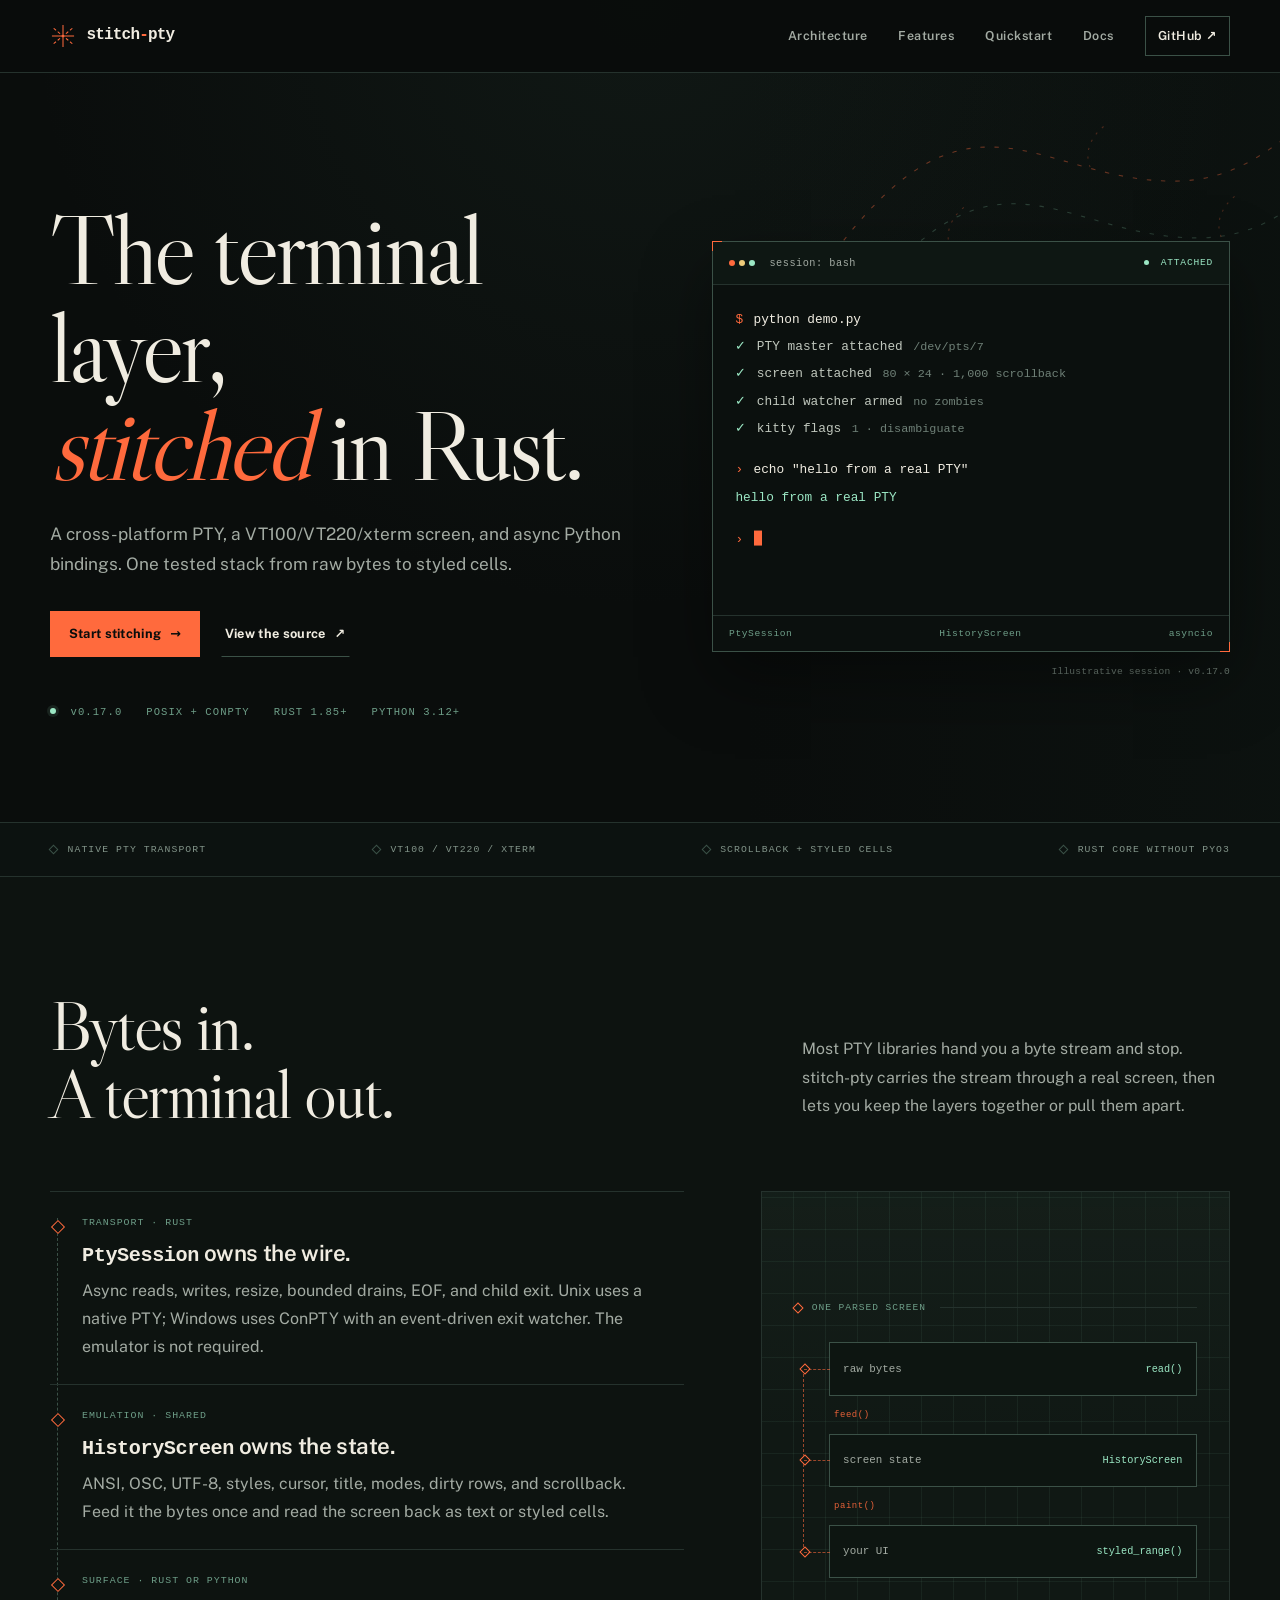
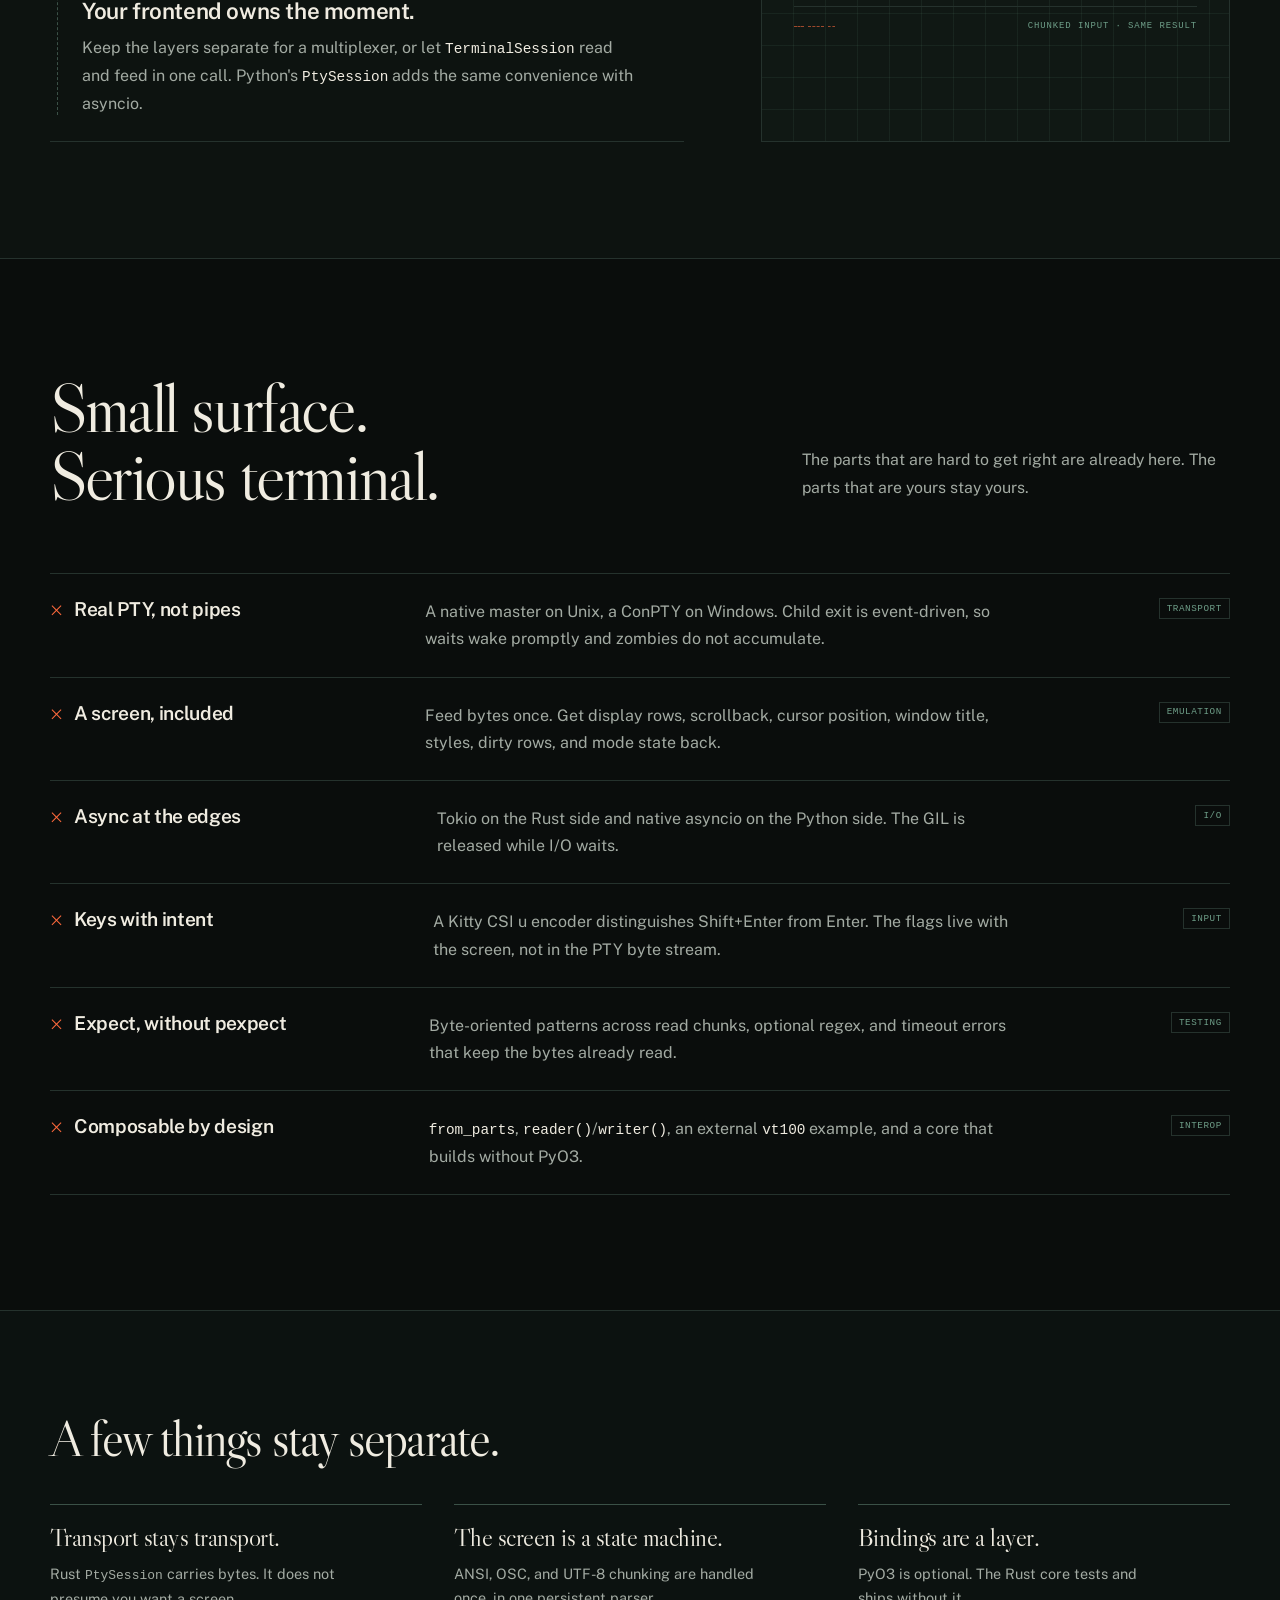
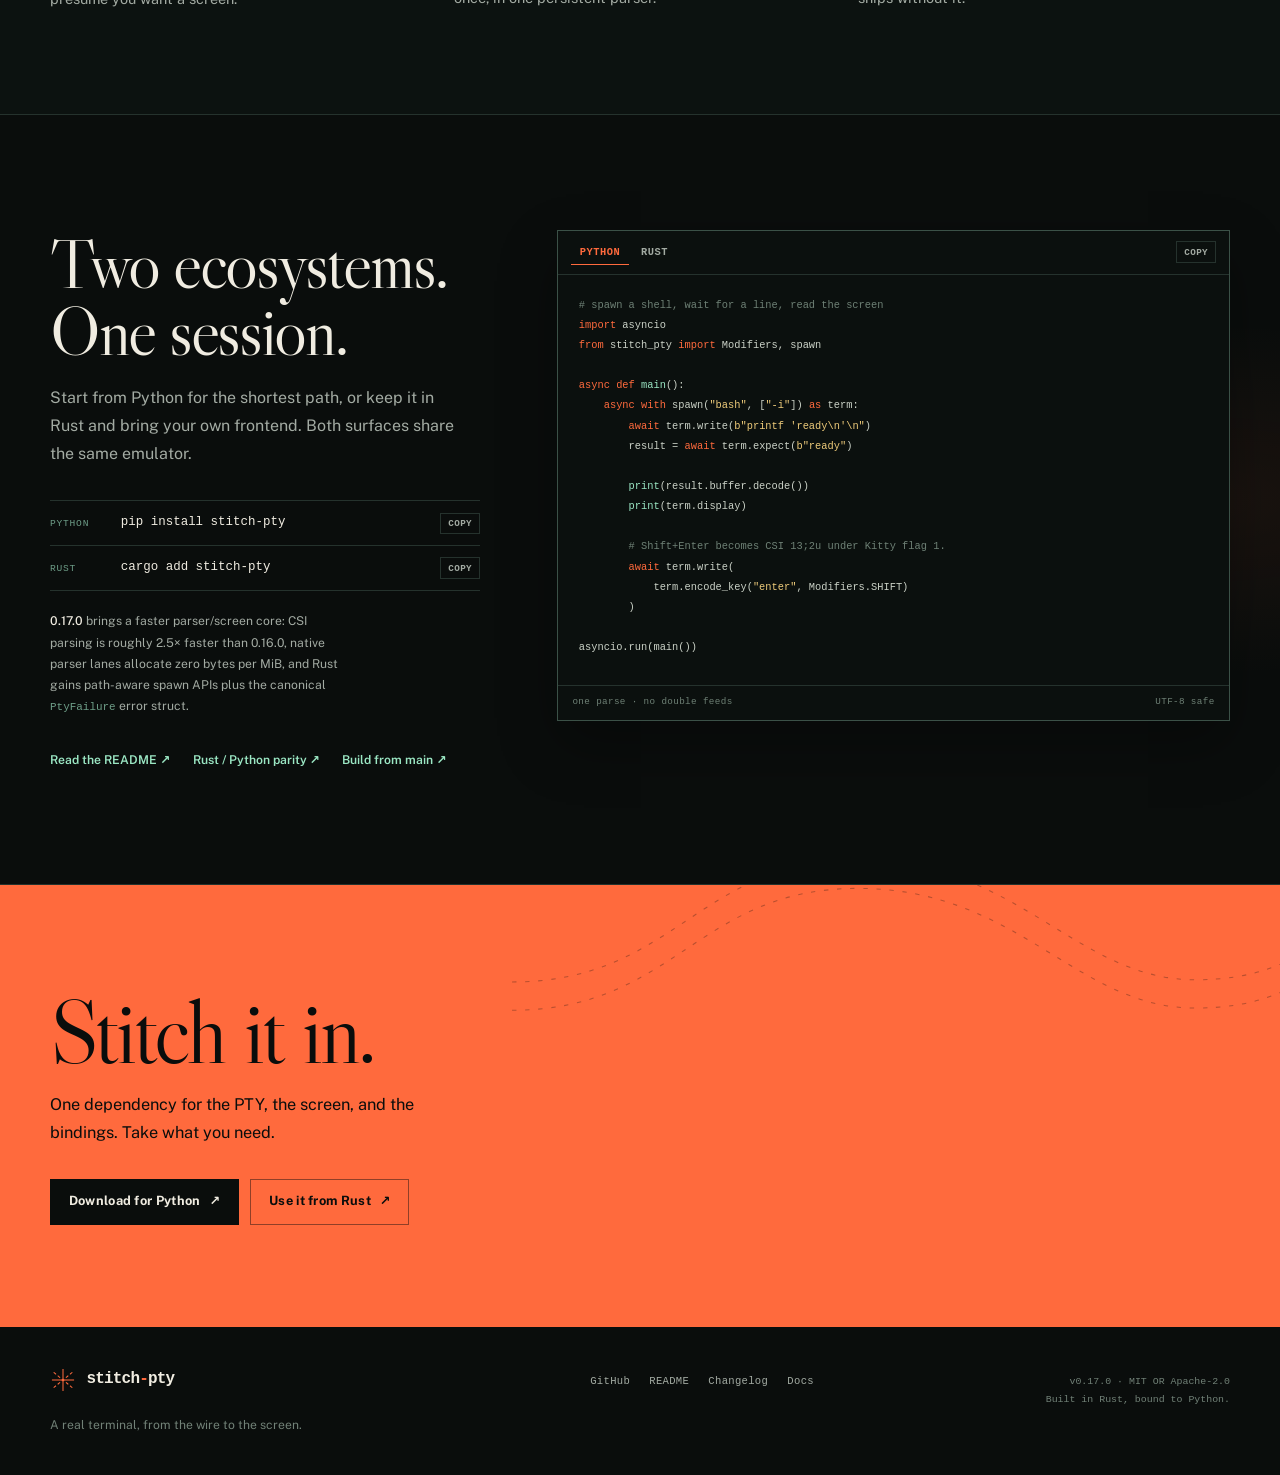
<file: site/index.html>
<!DOCTYPE html>
<html lang="en">
<head>
  <meta charset="utf-8">
  <meta name="viewport" content="width=device-width, initial-scale=1">
  <title>stitch-pty — a real terminal in Rust and Python</title>
  <meta name="description" content="A cross-platform PTY, a VT100/VT220/xterm screen, and async Python bindings. One tested stack from raw bytes to styled cells.">
  <meta property="og:title" content="stitch-pty — a real terminal in Rust and Python">
  <meta property="og:description" content="A cross-platform PTY, a VT100/VT220/xterm screen, and async Python bindings. One tested stack from raw bytes to styled cells.">
  <meta property="og:type" content="website">
  <meta property="og:url" content="https://opticswolf.github.io/stitch-pty/">
  <meta name="theme-color" content="#0a0d0c">
  <link rel="icon" href="favicon.svg" type="image/svg+xml">
  <link rel="preconnect" href="https://fonts.googleapis.com">
  <link rel="preconnect" href="https://fonts.gstatic.com" crossorigin>
  <link href="https://fonts.googleapis.com/css2?family=Libre+Caslon+Display&amp;family=Public+Sans:wght@300;400;500;600;700&amp;display=swap" rel="stylesheet">
  <link rel="stylesheet" href="styles.css">
</head>
<body>
  <a class="skip-link" href="#main">Skip to content</a>

  <header class="site-header">
    <div class="wrap header-inner">
      <a class="brand" href="#top" aria-label="stitch-pty home">
        <svg class="brand-mark" viewBox="0 0 32 32" aria-hidden="true">
          <path d="M5 7 27 25M27 7 5 25" />
          <path d="M16 3v26M3 16h26" />
        </svg>
        <span class="brand-name">stitch<span class="brand-sep">-</span>pty</span>
      </a>
      <nav class="primary-nav" aria-label="Primary">
        <a href="#architecture">Architecture</a>
        <a href="#features">Features</a>
        <a href="#quickstart">Quickstart</a>
        <a href="https://github.com/opticsWolf/stitch-pty/tree/main/docs">Docs</a>
        <a class="github-link" href="https://github.com/opticsWolf/stitch-pty">GitHub <span aria-hidden="true">↗</span></a>
      </nav>
    </div>
  </header>

  <main id="main">
    <section class="hero" id="top">
      <div class="hero-stitch" aria-hidden="true">
        <svg viewBox="0 0 680 760" fill="none">
          <path d="M680 46C560 46 538 154 430 154S260 74 162 170 48 390 8 452" />
          <path d="M680 98C580 98 562 206 452 206S282 126 184 222 70 442 30 504" />
          <path d="M648 28c-12 10-18 24-12 38M592 100c-12 10-18 24-12 38M486 168c-12 10-18 24-12 38M366 104c-12 10-18 24-12 38M238 178c-12 10-18 24-12 38M126 286c-12 10-18 24-12 38M64 430c-12 10-18 24-12 38" />
        </svg>
      </div>

      <div class="wrap hero-grid">
        <div class="hero-copy">
          <h1>The terminal layer,<br><em>stitched</em> in Rust.</h1>
          <p class="hero-lede">
            A cross-platform PTY, a VT100/VT220/xterm screen, and async Python
            bindings. One tested stack from raw bytes to styled cells.
          </p>
          <div class="hero-actions">
            <a class="button button-primary" href="#quickstart">Start stitching <span aria-hidden="true">→</span></a>
            <a class="button button-quiet" href="https://github.com/opticsWolf/stitch-pty">View the source <span aria-hidden="true">↗</span></a>
          </div>
          <div class="hero-meta">
            <span class="version"><i class="signal" aria-hidden="true"></i> v0.17.0</span>
            <span>POSIX + ConPTY</span>
            <span>Rust 1.85+</span>
            <span>Python 3.12+</span>
          </div>
        </div>

        <div class="hero-demo">
          <div class="terminal">
            <div class="terminal-top">
              <span class="terminal-dots" aria-hidden="true"><i></i><i></i><i></i></span>
              <span class="terminal-title">session: bash</span>
              <span class="terminal-state"><i class="live-dot" aria-hidden="true"></i> attached</span>
            </div>
            <div class="terminal-body">
              <p><span class="prompt">$</span> <span class="cmd">python demo.py</span></p>
              <p class="output"><span class="ok">✓</span> PTY master attached <span class="dim">/dev/pts/7</span></p>
              <p class="output"><span class="ok">✓</span> screen attached <span class="dim">80 × 24 · 1,000 scrollback</span></p>
              <p class="output"><span class="ok">✓</span> child watcher armed <span class="dim">no zombies</span></p>
              <p class="output"><span class="ok">✓</span> kitty flags <span class="dim">1 · disambiguate</span></p>
              <p class="command"><span class="prompt">›</span> <span class="cmd">echo "hello from a real PTY"</span></p>
              <p class="output"><span class="success">hello from a real PTY</span></p>
              <p class="command"><span class="prompt">›</span> <span class="cursor" aria-hidden="true"></span></p>
            </div>
            <div class="terminal-foot">
              <span>PtySession</span>
              <span>HistoryScreen</span>
              <span>asyncio</span>
            </div>
          </div>
          <p class="terminal-caption">Illustrative session · v0.17.0</p>
        </div>
      </div>
    </section>

    <section class="proof" aria-label="Project facts">
      <div class="wrap proof-inner">
        <span>Native PTY transport</span>
        <span>VT100 / VT220 / xterm</span>
        <span>Scrollback + styled cells</span>
        <span>Rust core without PyO3</span>
      </div>
    </section>

    <section class="section architecture" id="architecture">
      <div class="wrap">
        <div class="section-head">
          <h2>Bytes in.<br>A terminal out.</h2>
          <p>
            Most PTY libraries hand you a byte stream and stop. stitch-pty
            carries the stream through a real screen, then lets you keep the
            layers together or pull them apart.
          </p>
        </div>

        <div class="architecture-grid">
          <div class="layer-stack">
            <article class="layer">
              <span class="layer-meta">Transport · Rust</span>
              <h3><code>PtySession</code> owns the wire.</h3>
              <p>
                Async reads, writes, resize, bounded drains, EOF, and child
                exit. Unix uses a native PTY; Windows uses ConPTY with an
                event-driven exit watcher. The emulator is not required.
              </p>
            </article>
            <article class="layer">
              <span class="layer-meta">Emulation · shared</span>
              <h3><code>HistoryScreen</code> owns the state.</h3>
              <p>
                ANSI, OSC, UTF-8, styles, cursor, title, modes, dirty rows, and
                scrollback. Feed it the bytes once and read the screen back as
                text or styled cells.
              </p>
            </article>
            <article class="layer">
              <span class="layer-meta">Surface · Rust or Python</span>
              <h3>Your frontend owns the moment.</h3>
              <p>
                Keep the layers separate for a multiplexer, or let
                <code>TerminalSession</code> read and feed in one call. Python's
                <code>PtySession</code> adds the same convenience with asyncio.
              </p>
            </article>
          </div>

          <div class="diagram" aria-hidden="true">
            <div class="diagram-head">
              <span class="diagram-label">one parsed screen</span>
            </div>
            <div class="diagram-flow">
              <div class="diagram-node">
                <span>raw bytes</span>
                <code>read()</code>
              </div>
              <span class="diagram-link">feed()</span>
              <div class="diagram-node">
                <span>screen state</span>
                <code>HistoryScreen</code>
              </div>
              <span class="diagram-link">paint()</span>
              <div class="diagram-node">
                <span>your UI</span>
                <code>styled_range()</code>
              </div>
            </div>
            <div class="diagram-foot">
              <span class="chunk-marks"><i></i><i></i><i></i></span>
              <span class="diagram-note">chunked input · same result</span>
            </div>
          </div>
        </div>
      </div>
    </section>

    <section class="section features" id="features">
      <div class="wrap">
        <div class="section-head">
          <h2>Small surface.<br>Serious terminal.</h2>
          <p>
            The parts that are hard to get right are already here. The parts
            that are yours stay yours.
          </p>
        </div>

        <div class="ledger">
          <article class="feature">
            <h3><i class="stitch-mark" aria-hidden="true"></i> Real PTY, not pipes</h3>
            <p>
              A native master on Unix, a ConPTY on Windows. Child exit is
              event-driven, so waits wake promptly and zombies do not
              accumulate.
            </p>
            <span class="feature-tag">transport</span>
          </article>
          <article class="feature">
            <h3><i class="stitch-mark" aria-hidden="true"></i> A screen, included</h3>
            <p>
              Feed bytes once. Get display rows, scrollback, cursor position,
              window title, styles, dirty rows, and mode state back.
            </p>
            <span class="feature-tag">emulation</span>
          </article>
          <article class="feature">
            <h3><i class="stitch-mark" aria-hidden="true"></i> Async at the edges</h3>
            <p>
              Tokio on the Rust side and native asyncio on the Python side.
              The GIL is released while I/O waits.
            </p>
            <span class="feature-tag">I/O</span>
          </article>
          <article class="feature">
            <h3><i class="stitch-mark" aria-hidden="true"></i> Keys with intent</h3>
            <p>
              A Kitty CSI u encoder distinguishes Shift+Enter from Enter. The
              flags live with the screen, not in the PTY byte stream.
            </p>
            <span class="feature-tag">input</span>
          </article>
          <article class="feature">
            <h3><i class="stitch-mark" aria-hidden="true"></i> Expect, without pexpect</h3>
            <p>
              Byte-oriented patterns across read chunks, optional regex, and
              timeout errors that keep the bytes already read.
            </p>
            <span class="feature-tag">testing</span>
          </article>
          <article class="feature">
            <h3><i class="stitch-mark" aria-hidden="true"></i> Composable by design</h3>
            <p>
              <code>from_parts</code>, <code>reader()</code>/<code>writer()</code>,
              an external <code>vt100</code> example, and a core that builds
              without PyO3.
            </p>
            <span class="feature-tag">interop</span>
          </article>
        </div>
      </div>
    </section>

    <section class="principles" aria-labelledby="principles-title">
      <div class="wrap">
        <h2 class="principles-title" id="principles-title">A few things stay separate.</h2>
        <div class="principles-grid">
          <article>
            <h3>Transport stays transport.</h3>
            <p>Rust <code>PtySession</code> carries bytes. It does not presume you want a screen.</p>
          </article>
          <article>
            <h3>The screen is a state machine.</h3>
            <p>ANSI, OSC, and UTF-8 chunking are handled once, in one persistent parser.</p>
          </article>
          <article>
            <h3>Bindings are a layer.</h3>
            <p>PyO3 is optional. The Rust core tests and ships without it.</p>
          </article>
        </div>
      </div>
    </section>

    <section class="section quickstart" id="quickstart">
      <div class="wrap">
        <div class="quickstart-layout">
          <div class="quickstart-copy">
            <h2>Two ecosystems.<br>One session.</h2>
            <p>
              Start from Python for the shortest path, or keep it in Rust and
              bring your own frontend. Both surfaces share the same emulator.
            </p>

            <div class="install-list">
              <div class="install-row">
                <span>Python</span>
                <code id="install-python">pip install stitch-pty</code>
                <button class="copy-button" type="button" data-copy-target="install-python">Copy</button>
              </div>
              <div class="install-row">
                <span>Rust</span>
                <code id="install-rust">cargo add stitch-pty</code>
                <button class="copy-button" type="button" data-copy-target="install-rust">Copy</button>
              </div>
            </div>

            <p class="version-note">
              <strong>0.17.0</strong> brings a faster parser/screen core: CSI parsing
              is roughly 2.5× faster than 0.16.0, native parser lanes allocate
              zero bytes per MiB, and Rust gains path-aware spawn APIs plus the
              canonical <code>PtyFailure</code> error struct.
            </p>

            <div class="quick-links">
              <a href="https://github.com/opticsWolf/stitch-pty#readme">Read the README <span aria-hidden="true">↗</span></a>
              <a href="https://github.com/opticsWolf/stitch-pty/blob/main/docs/PARITY.md">Rust / Python parity <span aria-hidden="true">↗</span></a>
              <a href="https://github.com/opticsWolf/stitch-pty/blob/main/README.md#building-from-source">Build from main <span aria-hidden="true">↗</span></a>
            </div>
          </div>

          <div class="code-card">
            <div class="code-toolbar">
              <div class="code-tabs" role="tablist" aria-label="Language">
                <button type="button" role="tab" id="tab-python" aria-selected="true" aria-controls="panel-python" tabindex="0">Python</button>
                <button type="button" role="tab" id="tab-rust" aria-selected="false" aria-controls="panel-rust" tabindex="-1">Rust</button>
              </div>
              <button class="copy-button code-copy" type="button" data-copy-target="panel-python">Copy</button>
            </div>

            <div class="code-panel" id="panel-python" role="tabpanel" aria-labelledby="tab-python">
<pre><code><span class="code-comment"># spawn a shell, wait for a line, read the screen</span>
<span class="code-key">import</span> asyncio
<span class="code-key">from</span> stitch_pty <span class="code-key">import</span> Modifiers, spawn

<span class="code-key">async def</span> <span class="code-fn">main</span>():
    <span class="code-key">async with</span> spawn(<span class="code-str">"bash"</span>, [<span class="code-str">"-i"</span>]) <span class="code-key">as</span> term:
        <span class="code-key">await</span> term.write(<span class="code-str">b"printf 'ready\n'\n"</span>)
        result = <span class="code-key">await</span> term.expect(<span class="code-str">b"ready"</span>)

        <span class="code-fn">print</span>(result.buffer.decode())
        <span class="code-fn">print</span>(term.display)

        <span class="code-comment"># Shift+Enter becomes CSI 13;2u under Kitty flag 1.</span>
        <span class="code-key">await</span> term.write(
            term.encode_key(<span class="code-str">"enter"</span>, Modifiers.SHIFT)
        )

asyncio.run(main())</code></pre>
            </div>

            <div class="code-panel" id="panel-rust" role="tabpanel" aria-labelledby="tab-rust" hidden>
<pre><code><span class="code-comment">// one type owns the PTY and one screen</span>
<span class="code-key">use</span> stitch_pty::{TerminalSession, Winsize};
<span class="code-key">use</span> std::time::Duration;

#[tokio::main]
<span class="code-key">async fn</span> <span class="code-fn">main</span>() -&gt; Result&lt;(), Box&lt;dyn std::error::Error&gt;&gt; {
    <span class="code-key">let mut</span> term = TerminalSession::spawn(
        <span class="code-str">"bash"</span>,
        &amp;[<span class="code-str">"-i"</span>.into()],
        Some(Winsize::new(<span class="code-num">24</span>, <span class="code-num">80</span>, <span class="code-num">0</span>, <span class="code-num">0</span>)),
        <span class="code-key">None</span>,
        <span class="code-num">1_000</span>,
    ).<span class="code-key">await</span>?;

    <span class="code-key">let mut</span> buf = [<span class="code-num">0u8</span>; <span class="code-num">4096</span>];
    <span class="code-key">let</span> _ = term.read_timeout(&amp;<span class="code-key">mut</span> buf, Duration::from_secs(<span class="code-num">1</span>)).<span class="code-key">await</span>?;

    <span class="code-fn">println!</span>(<span class="code-str">"{}"</span>, term.display().join(<span class="code-str">"\n"</span>));
    <span class="code-key">Ok</span>(())
}</code></pre>
            </div>

            <div class="code-foot">
              <span>one parse · no double feeds</span>
              <span>UTF-8 safe</span>
            </div>
          </div>
        </div>
      </div>
    </section>

    <section class="closing">
      <div class="closing-stitch" aria-hidden="true">
        <svg viewBox="0 0 800 220" fill="none">
          <path d="M0 170C150 170 170 58 318 58s200 110 310 110 120-62 172-62" />
          <path d="M0 196C150 196 170 84 318 84s200 110 310 110 120-62 172-62" />
        </svg>
      </div>
      <div class="wrap closing-inner">
        <h2>Stitch it in.</h2>
        <p>
          One dependency for the PTY, the screen, and the bindings.
          Take what you need.
        </p>
        <div class="closing-actions">
          <a class="button button-dark" href="https://pypi.org/project/stitch-pty/">Download for Python <span aria-hidden="true">↗</span></a>
          <a class="button button-outline-dark" href="https://crates.io/crates/stitch-pty">Use it from Rust <span aria-hidden="true">↗</span></a>
        </div>
      </div>
    </section>
  </main>

  <footer class="site-footer">
    <div class="wrap footer-grid">
      <div class="footer-brand">
        <a class="brand" href="#top" aria-label="stitch-pty home">
          <svg class="brand-mark" viewBox="0 0 32 32" aria-hidden="true">
            <path d="M5 7 27 25M27 7 5 25" />
            <path d="M16 3v26M3 16h26" />
          </svg>
          <span class="brand-name">stitch<span class="brand-sep">-</span>pty</span>
        </a>
        <p>A real terminal, from the wire to the screen.</p>
      </div>
      <nav class="footer-links" aria-label="Footer">
        <a href="https://github.com/opticsWolf/stitch-pty">GitHub</a>
        <a href="https://github.com/opticsWolf/stitch-pty/blob/main/README.md">README</a>
        <a href="https://github.com/opticsWolf/stitch-pty/blob/main/CHANGELOG.md">Changelog</a>
        <a href="https://github.com/opticsWolf/stitch-pty/tree/main/docs">Docs</a>
      </nav>
      <p class="footer-legal">v0.17.0 · MIT OR Apache-2.0<br><span>Built in Rust, bound to Python.</span></p>
    </div>
  </footer>

  <script src="app.js"></script>
</body>
</html>
</file>
<file: site/styles.css>
:root {
  --ink: #0a0d0c;
  --ink-2: #0d1310;
  --panel: #101814;
  --panel-2: #0b100e;
  --line: #25322d;
  --line-bright: #3b5147;
  --text: #f0ece1;
  --muted: #a3aba3;
  --orange: #ff6a3d;
  --orange-dark: #d94d26;
  --mint: #9be7c4;
  --mint-dim: #6e9e88;
  --yellow: #eecb7a;
  --serif: "Libre Caslon Display", "Iowan Old Style", "Palatino Linotype", Georgia, serif;
  --sans: "Public Sans", "Avenir Next", "Segoe UI", system-ui, sans-serif;
  --mono: "Cascadia Code", "SFMono-Regular", Consolas, "Liberation Mono", monospace;
  --wrap: 1180px;
  --ease: cubic-bezier(.16, 1, .3, 1);
}

* { box-sizing: border-box; }

html {
  scroll-behavior: smooth;
  background: var(--ink);
}

[id] { scroll-margin-top: 92px; }

body {
  margin: 0;
  color: var(--text);
  background:
    radial-gradient(circle at 50% 0%, rgba(45, 74, 61, .18), transparent 38rem),
    var(--ink);
  font-family: var(--sans);
  font-size: 16px;
  line-height: 1.6;
  -webkit-font-smoothing: antialiased;
  text-rendering: optimizeLegibility;
}

body::before {
  position: fixed;
  z-index: -1;
  inset: 0;
  content: "";
  opacity: .2;
  pointer-events: none;
  background-image: radial-gradient(rgba(240, 236, 225, .35) .6px, transparent .6px);
  background-size: 24px 24px;
  mask-image: linear-gradient(to bottom, #000, transparent 75%);
}

::selection {
  color: var(--ink);
  background: var(--orange);
}

a {
  color: inherit;
  text-decoration-thickness: 1px;
  text-underline-offset: .22em;
}

a:hover { color: var(--mint); }

:focus-visible {
  outline: 2px solid var(--mint);
  outline-offset: 4px;
}

button,
a { -webkit-tap-highlight-color: transparent; }

h1, h2, h3, p { margin-top: 0; }

h1, h2, h3 {
  text-wrap: balance;
}

h1, h2 {
  font-family: var(--serif);
  font-weight: 400;
  letter-spacing: -.035em;
  line-height: .98;
}

h2 {
  max-width: 12ch;
  margin-bottom: 1.2rem;
  font-size: clamp(2.6rem, 5.4vw, 5rem);
}

h3 {
  margin-bottom: .55rem;
  font-size: clamp(1.12rem, 1.5vw, 1.35rem);
  font-weight: 600;
  line-height: 1.2;
  letter-spacing: -.018em;
}

code, pre {
  font-family: var(--mono);
}

code {
  font-size: .9em;
}

.wrap {
  width: min(var(--wrap), calc(100% - 3rem));
  margin-inline: auto;
}

.skip-link {
  position: fixed;
  opacity: 0;
  z-index: 100;
  top: .8rem;
  left: .8rem;
  padding: .65rem .9rem;
  color: var(--ink);
  background: var(--mint);
  font: 600 .8rem/1 var(--sans);
  transform: translateY(-160%);
  transition: transform .2s var(--ease);
}

.skip-link:focus {
  color: var(--ink);
  opacity: 1;
  transform: translateY(0);
}

/* Header */

.site-header {
  position: sticky;
  z-index: 30;
  top: 0;
  border-bottom: 1px solid var(--line);
  background: rgba(10, 13, 12, .96);
}

.header-inner {
  display: flex;
  align-items: center;
  justify-content: space-between;
  min-height: 72px;
  gap: 2rem;
}

.brand {
  display: inline-flex;
  white-space: nowrap;
  align-items: center;
  gap: .65rem;
  color: var(--text);
  text-decoration: none;
}

.brand:hover { color: var(--text); }

.brand-mark {
  width: 26px;
  height: 26px;
  overflow: visible;
  fill: none;
  stroke: var(--orange);
  stroke-linecap: square;
  stroke-width: 1.25;
}

.brand-mark path:first-child { stroke-dasharray: 2.5 4; }

.brand-name {
  font-family: var(--mono);
  font-size: 1rem;
  font-weight: 600;
  letter-spacing: -.05em;
}

.brand-sep { color: var(--orange); }

.primary-nav {
  display: flex;
  align-items: center;
  gap: clamp(1rem, 2.4vw, 2rem);
  color: var(--muted);
  font-size: .78rem;
  font-weight: 600;
  letter-spacing: .04em;
}

.primary-nav a {
  text-decoration: none;
}

.primary-nav a:hover { color: var(--text); }

.github-link {
  padding: .55rem .75rem;
  white-space: nowrap;
  border: 1px solid var(--line-bright);
  color: var(--text) !important;
  transition: border-color .2s, background .2s;
}

.github-link:hover {
  border-color: var(--mint);
  background: rgba(155, 231, 196, .07);
}

/* Hero */

.hero {
  position: relative;
  overflow: hidden;
  padding: clamp(4.5rem, 10vw, 8rem) 0 clamp(4rem, 8vw, 7rem);
  border-bottom: 1px solid var(--line);
}

.hero::after {
  position: absolute;
  top: 0;
  right: 0;
  width: 42%;
  height: 100%;
  content: "";
  pointer-events: none;
  background: linear-gradient(90deg, transparent, rgba(21, 39, 31, .18));
}

.hero-stitch {
  position: absolute;
  z-index: 0;
  top: -8%;
  right: -13%;
  width: min(58vw, 760px);
  opacity: .42;
  pointer-events: none;
}

.hero-stitch svg {
  width: 100%;
  height: auto;
  fill: none;
  stroke: var(--orange);
  stroke-width: 1;
  stroke-dasharray: 4 9;
}

.hero-stitch path:nth-child(2) { stroke: var(--mint); opacity: .55; }
.hero-stitch path:nth-child(3) { stroke-dasharray: 2 6; opacity: .7; }

.hero-grid {
  position: relative;
  z-index: 1;
  display: grid;
  grid-template-columns: minmax(0, 1.05fr) minmax(360px, .95fr);
  align-items: center;
  gap: clamp(3rem, 7vw, 7rem);
}

.hero-copy {
  max-width: 680px;
  min-width: 0;
}

.hero-grid > *,
.architecture-grid > *,
.quickstart-layout > *,
.section-head > * {
  min-width: 0;
}

h1 {
  max-width: 12ch;
  margin-bottom: 1.5rem;
  font-size: clamp(3.7rem, 7.8vw, 7.1rem);
}

h1 em {
  color: var(--orange);
  font-style: italic;
}

.hero-lede {
  max-width: 53ch;
  margin-bottom: 2rem;
  color: var(--muted);
  font-size: clamp(1rem, 1.35vw, 1.16rem);
  line-height: 1.75;
}

.hero-actions {
  display: flex;
  flex-wrap: wrap;
  align-items: center;
  gap: .85rem 1.3rem;
  margin-bottom: 3rem;
}

.button {
  display: inline-flex;
  align-items: center;
  justify-content: center;
  min-height: 46px;
  gap: .55rem;
  padding: .85rem 1.1rem;
  border: 1px solid transparent;
  font-size: .8rem;
  font-weight: 700;
  letter-spacing: .025em;
  line-height: 1;
  text-decoration: none;
  transition: transform .2s var(--ease), background .2s, border-color .2s, color .2s;
}

.button:hover {
  transform: translateY(-2px);
}

.button-primary {
  color: var(--ink);
  background: var(--orange);
}

.button-primary:hover {
  color: var(--ink);
  background: #ff855f;
}

.button-quiet {
  padding-inline: .2rem;
  color: var(--text);
  border-bottom: 1px solid var(--line-bright);
}

.button-quiet:hover {
  color: var(--mint);
  border-color: var(--mint);
}

.hero-meta {
  display: flex;
  flex-wrap: wrap;
  gap: .7rem 1.5rem;
  color: var(--mint-dim);
  font-family: var(--mono);
  font-size: .66rem;
  letter-spacing: .1em;
  line-height: 1.4;
  text-transform: uppercase;
}

.hero-meta .version { text-transform: none; }

.signal {
  display: inline-block;
  width: 6px;
  height: 6px;
  margin-right: .45rem;
  border-radius: 50%;
  background: var(--mint);
  box-shadow: 0 0 0 3px rgba(155, 231, 196, .1);
  vertical-align: .08em;
}

/* Terminal */

.hero-demo {
  position: relative;
}

.terminal {
  position: relative;
  border: 1px solid var(--line-bright);
  background: var(--panel-2);
  box-shadow: 0 28px 65px rgba(0, 0, 0, .38);
}

.terminal::before,
.terminal::after {
  position: absolute;
  width: 9px;
  height: 9px;
  content: "";
  border-color: var(--orange);
  border-style: solid;
  pointer-events: none;
}

.terminal::before {
  top: -1px;
  left: -1px;
  border-width: 1px 0 0 1px;
}

.terminal::after {
  right: -1px;
  bottom: -1px;
  border-width: 0 1px 1px 0;
}

.terminal-top {
  display: flex;
  align-items: center;
  min-height: 43px;
  gap: .9rem;
  padding: 0 1rem;
  border-bottom: 1px solid var(--line);
  background: #0e1713;
  font-family: var(--mono);
  font-size: .64rem;
  letter-spacing: .05em;
}

.terminal-dots {
  display: flex;
  gap: 4px;
}

.terminal-dots i {
  display: block;
  width: 6px;
  height: 6px;
  border-radius: 50%;
  background: var(--line-bright);
}

.terminal-dots i:first-child { background: var(--orange); }
.terminal-dots i:nth-child(2) { background: var(--yellow); }
.terminal-dots i:last-child { background: var(--mint); }

.terminal-title {
  flex: 1;
  color: var(--muted);
}

.terminal-state {
  color: var(--mint);
  font-size: .6rem;
  letter-spacing: .08em;
  text-transform: uppercase;
}

.live-dot {
  display: inline-block;
  width: 5px;
  height: 5px;
  margin-right: .35rem;
  border-radius: 50%;
  background: var(--mint);
  vertical-align: .08em;
}

.terminal-body {
  min-height: 330px;
  padding: 1.5rem 1.4rem 1.7rem;
  font-family: var(--mono);
  font-size: clamp(.73rem, 1vw, .86rem);
  line-height: 1.75;
}

.terminal-body p {
  display: flex;
  flex-wrap: wrap;
  align-items: baseline;
  gap: .15rem .65rem;
  margin: 0 0 .3rem;
}

.terminal-body .output {
  color: #c0c7bd;
}

.prompt {
  flex: 0 0 auto;
  color: var(--orange);
}

.cmd { color: var(--text); }

.dim {
  color: #6f8077;
  font-size: .92em;
}

.ok {
  flex: 0 0 auto;
  color: var(--mint);
}

.success {
  color: var(--mint);
}

.terminal-body .command {
  margin-top: 1.2rem;
}

.terminal-body .command:first-child { margin-top: 0; }

.cursor {
  display: inline-block;
  width: .64em;
  height: 1.16em;
  background: var(--orange);
  transform: translateY(.2em);
  animation: blink 1.15s step-end infinite;
}

@keyframes blink {
  0%, 48% { opacity: 1; }
  49%, 100% { opacity: 0; }
}

.terminal-foot {
  display: flex;
  justify-content: space-between;
  gap: .7rem;
  padding: .6rem 1rem;
  border-top: 1px solid var(--line);
  color: var(--mint-dim);
  font-family: var(--mono);
  font-size: .6rem;
  letter-spacing: .06em;
}

.terminal-caption {
  margin: .8rem 0 0;
  color: #6e7d74;
  font-family: var(--mono);
  font-size: .6rem;
  letter-spacing: .02em;
  text-align: right;
}

.terminal-caption code {
  color: var(--mint-dim);
}

/* Proof rail */

.proof {
  border-bottom: 1px solid var(--line);
  background: #0c1210;
}

.proof-inner {
  display: flex;
  flex-wrap: wrap;
  justify-content: space-between;
  gap: .6rem 1.5rem;
  padding: 1.15rem 0;
  color: #83958a;
  font-family: var(--mono);
  font-size: .61rem;
  letter-spacing: .11em;
  text-transform: uppercase;
}

.proof-inner span {
  position: relative;
  padding-left: 1.1rem;
}

.proof-inner span::before {
  position: absolute;
  top: .45em;
  left: 0;
  width: 5px;
  height: 5px;
  content: "";
  border: 1px solid var(--line-bright);
  transform: rotate(45deg);
}

/* Section scaffolding */

.section {
  padding: clamp(5rem, 9vw, 8rem) 0;
}

.section-head {
  display: grid;
  grid-template-columns: minmax(0, 1.1fr) minmax(260px, .7fr);
  align-items: end;
  gap: 2rem 5rem;
  margin-bottom: clamp(2.5rem, 5vw, 4rem);
}

.section-head h2 { margin-bottom: 0; }

.section-head p {
  max-width: 48ch;
  margin: 0 0 .4rem;
  color: var(--muted);
  font-size: .99rem;
  line-height: 1.8;
}

/* Architecture */

.architecture {
  border-bottom: 1px solid var(--line);
  background: var(--ink-2);
}

.architecture-grid {
  display: grid;
  grid-template-columns: minmax(0, 1.15fr) minmax(300px, .85fr);
  gap: clamp(2.5rem, 6vw, 6rem);
  align-items: stretch;
}

.layer-stack {
  position: relative;
}

.layer-stack::before {
  position: absolute;
  top: 1.7rem;
  bottom: 1.7rem;
  left: .42rem;
  content: "";
  border-left: 1px dashed var(--line-bright);
}

.layer {
  position: relative;
  padding: 1.45rem 0 1.45rem 2rem;
  border-top: 1px solid var(--line);
}

.layer:last-child { border-bottom: 1px solid var(--line); }

.layer::before {
  position: absolute;
  top: 1.85rem;
  left: .16rem;
  width: 8px;
  height: 8px;
  content: "";
  border: 1px solid var(--orange);
  background: var(--ink-2);
  transform: rotate(45deg);
}

.layer-meta {
  display: block;
  margin-bottom: .55rem;
  color: var(--mint-dim);
  font-family: var(--mono);
  font-size: .62rem;
  letter-spacing: .1em;
  text-transform: uppercase;
}

.layer h3 {
  margin-bottom: .55rem;
  font-size: 1.4rem;
}

.layer p {
  max-width: 56ch;
  margin: 0;
  color: var(--muted);
  line-height: 1.75;
}

.layer p code {
  color: var(--text);
}

.diagram {
  position: relative;
  display: flex;
  flex-direction: column;
  justify-content: center;
  justify-self: center;
  width: 100%;
  max-width: 34rem;
  min-height: 390px;
  padding: clamp(1.5rem, 3vw, 2rem);
  overflow: hidden;
  border: 1px solid var(--line);
  background:
    linear-gradient(rgba(155, 231, 196, .03), transparent 45%),
    repeating-linear-gradient(0deg, transparent 0 31px, rgba(155, 231, 196, .06) 31px 32px),
    repeating-linear-gradient(90deg, transparent 0 31px, rgba(155, 231, 196, .06) 31px 32px),
    var(--panel);
}

.diagram-head {
  display: flex;
  align-items: center;
  gap: .85rem;
  margin-bottom: 1.7rem;
}

.diagram-head::after {
  flex: 1;
  height: 1px;
  content: "";
  background: var(--line);
}

.diagram-label,
.diagram-note {
  color: var(--mint-dim);
  font-family: var(--mono);
  font-size: .6rem;
  letter-spacing: .1em;
  text-transform: uppercase;
}

.diagram-label {
  display: inline-flex;
  align-items: center;
  gap: .6rem;
}

.diagram-label::before {
  width: 6px;
  height: 6px;
  content: "";
  border: 1px solid var(--orange);
  transform: rotate(45deg);
}

.diagram-flow {
  --node-h: 3.35rem;
  --node-indent: 2.15rem;
  --rail-x: .55rem;
  position: relative;
  padding-left: var(--node-indent);
}

.diagram-flow::before {
  position: absolute;
  top: calc(var(--node-h) / 2);
  bottom: calc(var(--node-h) / 2);
  left: var(--rail-x);
  content: "";
  border-left: 1px dashed rgba(255, 106, 61, .58);
}

.diagram-node {
  position: relative;
  display: grid;
  grid-template-columns: minmax(0, 1fr) auto;
  align-items: center;
  gap: .75rem;
  min-height: var(--node-h);
  padding: .78rem .85rem;
  border: 1px solid var(--line-bright);
  background: #0d1511;
  font-family: var(--mono);
  font-size: .68rem;
}

.diagram-node::before {
  position: absolute;
  top: 50%;
  left: calc(var(--rail-x) - var(--node-indent) - 3px);
  width: 6px;
  height: 6px;
  content: "";
  border: 1px solid var(--orange);
  background: var(--panel);
  transform: translateY(-50%) rotate(45deg);
}

.diagram-node::after {
  position: absolute;
  top: 50%;
  left: calc(var(--rail-x) - var(--node-indent));
  width: calc(var(--node-indent) - var(--rail-x));
  content: "";
  border-top: 1px dashed rgba(255, 106, 61, .58);
}

.diagram-node span {
  color: var(--muted);
}

.diagram-node code {
  color: var(--mint);
  font-size: .64rem;
}

.diagram-link {
  display: flex;
  align-items: center;
  min-height: 2.35rem;
  padding-left: .35rem;
  color: var(--orange);
  font-family: var(--mono);
  font-size: .56rem;
  letter-spacing: .06em;
  opacity: .9;
}

.diagram-foot {
  display: flex;
  align-items: center;
  justify-content: space-between;
  gap: 1rem;
  margin-top: 1.7rem;
  padding-top: .8rem;
  border-top: 1px solid var(--line);
}

.chunk-marks {
  display: flex;
  align-items: center;
  gap: 4px;
}

.chunk-marks i {
  display: block;
  width: 10px;
  border-top: 1px dashed var(--orange);
  opacity: .6;
}

.chunk-marks i:nth-child(2) {
  width: 16px;
}

.chunk-marks i:nth-child(3) {
  width: 7px;
}

.diagram-note {
  color: var(--mint-dim);
  font-size: .56rem;
  text-align: right;
}

/* Feature ledger */

.features {
  border-bottom: 1px solid var(--line);
}

.ledger {
  border-top: 1px solid var(--line);
}

.feature {
  display: grid;
  grid-template-columns: minmax(190px, .82fr) minmax(0, 1.7fr) auto;
  gap: 1rem 2.5rem;
  align-items: start;
  padding: 1.5rem 0;
  border-bottom: 1px solid var(--line);
}

.feature h3 {
  display: flex;
  align-items: baseline;
  gap: .7rem;
  margin: 0;
  font-size: clamp(1.08rem, 1.5vw, 1.28rem);
}

.feature p {
  max-width: 59ch;
  margin: 0;
  color: var(--muted);
  line-height: 1.7;
}

.feature p code { color: var(--text); }

.feature-tag {
  padding: .3rem .45rem;
  border: 1px solid var(--line);
  color: var(--mint-dim);
  font-family: var(--mono);
  font-size: .58rem;
  letter-spacing: .06em;
  line-height: 1;
  white-space: nowrap;
  text-transform: uppercase;
}

.stitch-mark {
  position: relative;
  display: inline-block;
  flex: 0 0 auto;
  width: 13px;
  height: 13px;
  transform: translateY(.04em);
}

.stitch-mark::before,
.stitch-mark::after {
  position: absolute;
  top: 6px;
  left: 0;
  width: 13px;
  height: 1px;
  content: "";
  background: var(--orange);
}

.stitch-mark::before { transform: rotate(45deg); }
.stitch-mark::after { transform: rotate(-45deg); }

/* Principles */

.principles {
  padding: clamp(4rem, 8vw, 6.5rem) 0;
  border-bottom: 1px solid var(--line);
  background: #0c1210;
}

.principles-title {
  max-width: none;
  margin-bottom: 2.5rem;
  font-size: clamp(2rem, 4vw, 3.4rem);
}

.principles-grid {
  display: grid;
  grid-template-columns: repeat(3, minmax(0, 1fr));
  gap: 2rem;
}

.principles-grid article {
  padding-top: 1.1rem;
  border-top: 1px solid var(--line-bright);
}

.principles-grid h3 {
  font-family: var(--serif);
  font-size: clamp(1.3rem, 2vw, 1.7rem);
  font-weight: 400;
  letter-spacing: -.02em;
}

.principles-grid p {
  max-width: 34ch;
  margin: 0;
  color: var(--muted);
  font-size: .9rem;
  line-height: 1.7;
}

/* Quickstart */

.quickstart {
  border-bottom: 1px solid var(--line);
  background:
    radial-gradient(ellipse at 92% 50%, rgba(255, 106, 61, .07), transparent 34rem),
    var(--ink);
}

.quickstart-layout {
  display: grid;
  grid-template-columns: minmax(270px, .78fr) minmax(0, 1.22fr);
  gap: clamp(2.5rem, 6vw, 6rem);
  align-items: start;
}

.quickstart-copy h2 { margin-bottom: 1.2rem; }

.quickstart-copy > p {
  max-width: 42ch;
  margin-bottom: 2rem;
  color: var(--muted);
  line-height: 1.75;
}

.install-list {
  margin-bottom: 1rem;
  border-top: 1px solid var(--line);
}

.install-row {
  display: grid;
  grid-template-columns: 58px minmax(0, 1fr) auto;
  align-items: center;
  gap: .8rem;
  padding: .7rem 0;
  border-bottom: 1px solid var(--line);
}

.install-row > span {
  color: var(--mint-dim);
  font-family: var(--mono);
  font-size: .6rem;
  letter-spacing: .08em;
  text-transform: uppercase;
}

.install-row code {
  overflow: hidden;
  color: var(--text);
  font-size: .78rem;
  text-overflow: ellipsis;
  white-space: nowrap;
}

.copy-button {
  padding: .32rem .45rem;
  border: 1px solid var(--line);
  color: var(--muted);
  background: transparent;
  font: 600 .58rem/1 var(--mono);
  letter-spacing: .04em;
  text-transform: uppercase;
  cursor: pointer;
  transition: color .2s, border-color .2s, background .2s;
}

.copy-button:hover {
  color: var(--ink);
  border-color: var(--mint);
  background: var(--mint);
}

.copy-button:active { transform: translateY(1px); }

.version-note {
  max-width: 42ch;
  margin: 1.2rem 0 1.5rem;
  color: #809087;
  font-size: .76rem;
  line-height: 1.65;
}

.version-note strong { color: var(--text); font-weight: 500; }
.version-note code { color: var(--mint-dim); }

.quick-links {
  display: flex;
  flex-wrap: wrap;
  gap: .6rem 1.4rem;
  font-size: .76rem;
  font-weight: 600;
}

.quick-links a {
  color: var(--mint);
  text-decoration: none;
}

.quick-links a:hover { color: var(--text); }

.code-card {
  border: 1px solid var(--line-bright);
  background: var(--panel-2);
  box-shadow: 0 24px 55px rgba(0, 0, 0, .3);
}

.code-toolbar {
  display: flex;
  align-items: center;
  justify-content: space-between;
  gap: 1rem;
  min-height: 44px;
  padding: .35rem .8rem;
  border-bottom: 1px solid var(--line);
}

.code-tabs {
  display: flex;
  gap: .2rem;
}

.code-tabs button {
  padding: .45rem .55rem;
  border: 0;
  color: var(--muted);
  background: transparent;
  font: 600 .65rem/1 var(--mono);
  letter-spacing: .05em;
  text-transform: uppercase;
  cursor: pointer;
}

.code-tabs button:hover { color: var(--text); }

.code-tabs button[aria-selected="true"] {
  color: var(--orange);
  box-shadow: inset 0 -1px 0 var(--orange);
}

.code-panel {
  min-height: 410px;
  overflow-x: auto;
}

.code-panel pre {
  margin: 0;
  padding: 1.25rem 1.3rem 1.4rem;
  color: #cbd2c7;
  font-size: clamp(.66rem, .9vw, .78rem);
  line-height: 1.75;
  tab-size: 4;
}

.code-comment { color: #6e8075; }
.code-key { color: var(--orange); }
.code-fn { color: var(--mint); }
.code-str { color: var(--yellow); }
.code-num { color: #c7a7ff; }

.code-foot {
  display: flex;
  justify-content: space-between;
  gap: .8rem;
  padding: .6rem .9rem;
  border-top: 1px solid var(--line);
  color: #6e8075;
  font-family: var(--mono);
  font-size: .58rem;
  letter-spacing: .04em;
}

/* Closing */

.closing {
  position: relative;
  overflow: hidden;
  padding: clamp(5rem, 8vw, 7rem) 0;
  color: var(--ink);
  background: var(--orange);
}

.closing-stitch {
  position: absolute;
  top: -20%;
  right: -8%;
  width: min(68vw, 940px);
  opacity: .28;
  pointer-events: none;
}

.closing-stitch svg {
  width: 100%;
  height: auto;
  fill: none;
  stroke: var(--ink);
  stroke-width: 1;
  stroke-dasharray: 4 8;
}

.closing-inner {
  position: relative;
  z-index: 1;
}

.closing h2 {
  max-width: none;
  margin-bottom: 1rem;
  font-size: clamp(3.4rem, 7vw, 6.4rem);
}

.closing p {
  max-width: 42ch;
  margin-bottom: 2rem;
  font-size: 1.02rem;
  line-height: 1.7;
}

.closing-actions {
  display: flex;
  flex-wrap: wrap;
  gap: .7rem;
}

.button-dark {
  color: var(--text);
  background: var(--ink);
}

.button-dark:hover {
  color: var(--ink);
  background: var(--text);
}

.button-outline-dark {
  color: var(--ink);
  border-color: rgba(10, 13, 12, .45);
}

.button-outline-dark:hover {
  color: var(--ink);
  border-color: var(--ink);
  background: rgba(10, 13, 12, .08);
}

/* Footer */

.site-footer {
  padding: 2.5rem 0;
  background: var(--ink);
}

.footer-grid {
  display: grid;
  grid-template-columns: 1.2fr 1fr auto;
  align-items: start;
  gap: 2rem;
}

.footer-brand p {
  margin: .9rem 0 0;
  color: #718177;
  font-size: .76rem;
}

.footer-links {
  display: flex;
  flex-wrap: wrap;
  gap: .7rem 1.2rem;
  padding-top: .35rem;
  color: var(--muted);
  font-family: var(--mono);
  font-size: .66rem;
  letter-spacing: .03em;
}

.footer-links a { text-decoration: none; }
.footer-links a:hover { color: var(--mint); }

.footer-legal {
  margin: 0;
  padding-top: .35rem;
  color: #718177;
  font-family: var(--mono);
  font-size: .62rem;
  line-height: 1.8;
  text-align: right;
}

.footer-legal span { color: #718177; }

/* Responsive */

@media (max-width: 980px) {
  .hero-grid,
  .architecture-grid,
  .quickstart-layout {
    grid-template-columns: minmax(0, 1fr);
  }

  .hero-copy { max-width: 760px; }
  .hero-demo { max-width: 620px; }
  .hero-stitch { right: -28%; width: 75vw; opacity: .28; }

  .section-head {
    grid-template-columns: 1fr;
    gap: 1.3rem;
  }

  .section-head p { max-width: 58ch; }

  .diagram { min-height: 330px; }

  .quickstart-copy { max-width: 620px; }

  .footer-grid {
    grid-template-columns: 1fr 1fr;
  }

  .footer-legal {
    grid-column: 1 / -1;
    text-align: left;
  }
}

@media (max-width: 760px) {
  .wrap { width: min(var(--wrap), calc(100% - 2rem)); }

  .primary-nav { gap: 1rem; }

  .primary-nav a:not(.github-link):not([href="#quickstart"]) { display: none; }

  h1 { font-size: clamp(3.1rem, 13vw, 5rem); }

  .hero { padding-top: 4.2rem; }

  .hero-meta { gap: .5rem 1rem; }

  .terminal-body {
    min-height: 300px;
    padding: 1.2rem 1rem;
    font-size: .7rem;
  }

  .terminal-foot {
    font-size: .53rem;
  }

  .proof-inner {
    display: grid;
    grid-template-columns: 1fr 1fr;
    gap: .75rem 1rem;
  }

  .feature {
    grid-template-columns: 1fr auto;
    gap: .55rem 1rem;
  }

  .feature p {
    grid-column: 1 / -1;
  }

  .feature-tag {
    grid-column: 2;
    grid-row: 1;
  }

  .principles-grid {
    grid-template-columns: 1fr;
    gap: 1.7rem;
  }

  .code-panel { min-height: 360px; }
  .code-panel pre { font-size: .62rem; }

  .footer-grid { grid-template-columns: 1fr; gap: 1.5rem; }
  .footer-legal { text-align: left; }
}

@media (max-width: 340px) {
  .primary-nav a[href="#quickstart"] { display: none; }
  .header-inner { gap: .75rem; }
}

@media (max-width: 470px) {
  .brand-name { font-size: .9rem; }

  .github-link { padding: .5rem .6rem; }

  .hero-actions { align-items: stretch; }
  .button { width: 100%; }

  .button-quiet { width: auto; justify-content: flex-start; }

  .terminal-top { gap: .55rem; }
  .terminal-state { display: none; }

  .terminal-body { font-size: .64rem; }
  .terminal-foot span:nth-child(2) { display: none; }

  .install-row {
    grid-template-columns: 1fr auto;
  }

  .install-row > span {
    grid-column: 1 / -1;
  }

  .install-row code { font-size: .72rem; }

  .closing-actions .button { width: 100%; }
}

@media (prefers-reduced-motion: reduce) {
  html { scroll-behavior: auto; }
  *, *::before, *::after {
    animation-duration: .01ms !important;
    animation-iteration-count: 1 !important;
    transition-duration: .01ms !important;
  }
}
</file>
